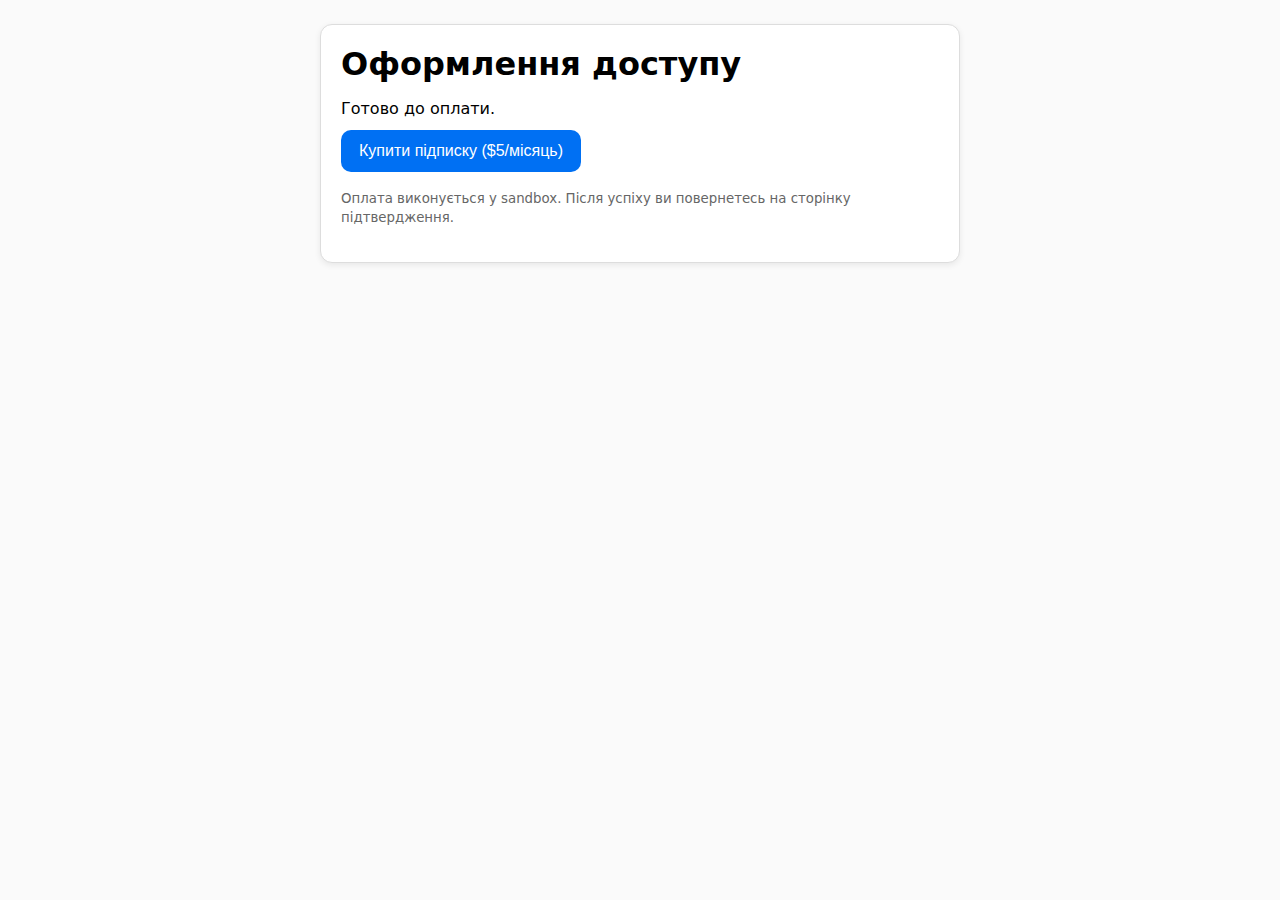
<file: checkout.html>
<!doctype html>
<html lang="uk">
<head>
  <meta charset="utf-8">
  <meta name="viewport" content="width=device-width,initial-scale=1">
  <title>Оплата / Підписка</title>
  <script src="https://cdn.paddle.com/paddle/v2/paddle.js"></script>
  <style>
    body{font-family:system-ui,Arial;margin:0;padding:24px;background:#fafafa}
    .wrap{max-width:640px;margin:0 auto}
    .card{background:#fff;border:1px solid #ddd;border-radius:12px;padding:20px;box-shadow:0 2px 6px rgba(0,0,0,.08)}
    h1{margin:0 0 16px}
    button{padding:12px 18px;border:0;border-radius:10px;cursor:pointer;font-size:16px;background:#0070f3;color:#fff}
    small{color:#666}
    #status{margin:12px 0}
  </style>
</head>
<body>
  <div class="wrap">
    <div class="card">
      <h1>Оформлення доступу</h1>
      <p id="status">Готово до оплати.</p>
      <button id="buy">Купити підписку ($5/місяць)</button>
      <p><small>Оплата виконується у sandbox. Після успіху ви повернетесь на сторінку підтвердження.</small></p>
    </div>
  </div>

  <script>
    // 1) Sandbox token
    Paddle.Initialize({ token: "test_30c22b6e74f10e19a3b3a5be385" });

    // 2) Твій PriceId (місячна підписка з trial)
    const PRICE_ID = "pri_01k51yvrh7qpqrr1r7wxdvqkrp";

    // 3) userId з URL або fallback
    const params = new URLSearchParams(location.search);
    const userId = params.get("uid") || "guest";

    // 4) Налаштування Checkout
    const checkoutOpts = {
      items: [{ priceId: PRICE_ID, quantity: 1 }],
      customer: { customData: { user_id: userId } },
      successUrl: "https://b0b999.github.io/automatorapp-site/success.html"
    };

    const statusEl = document.getElementById("status");
    document.getElementById("buy").onclick = () => {
      statusEl.textContent = "Відкриваємо оплату…";
      try {
        Paddle.Checkout.open(checkoutOpts);
      } catch (e) {
        statusEl.textContent = "Не вдалося відкрити оплату. Перевірте PRICE_ID.";
        console.error(e);
      }
    };
  </script>
</body>
</html>
</file>
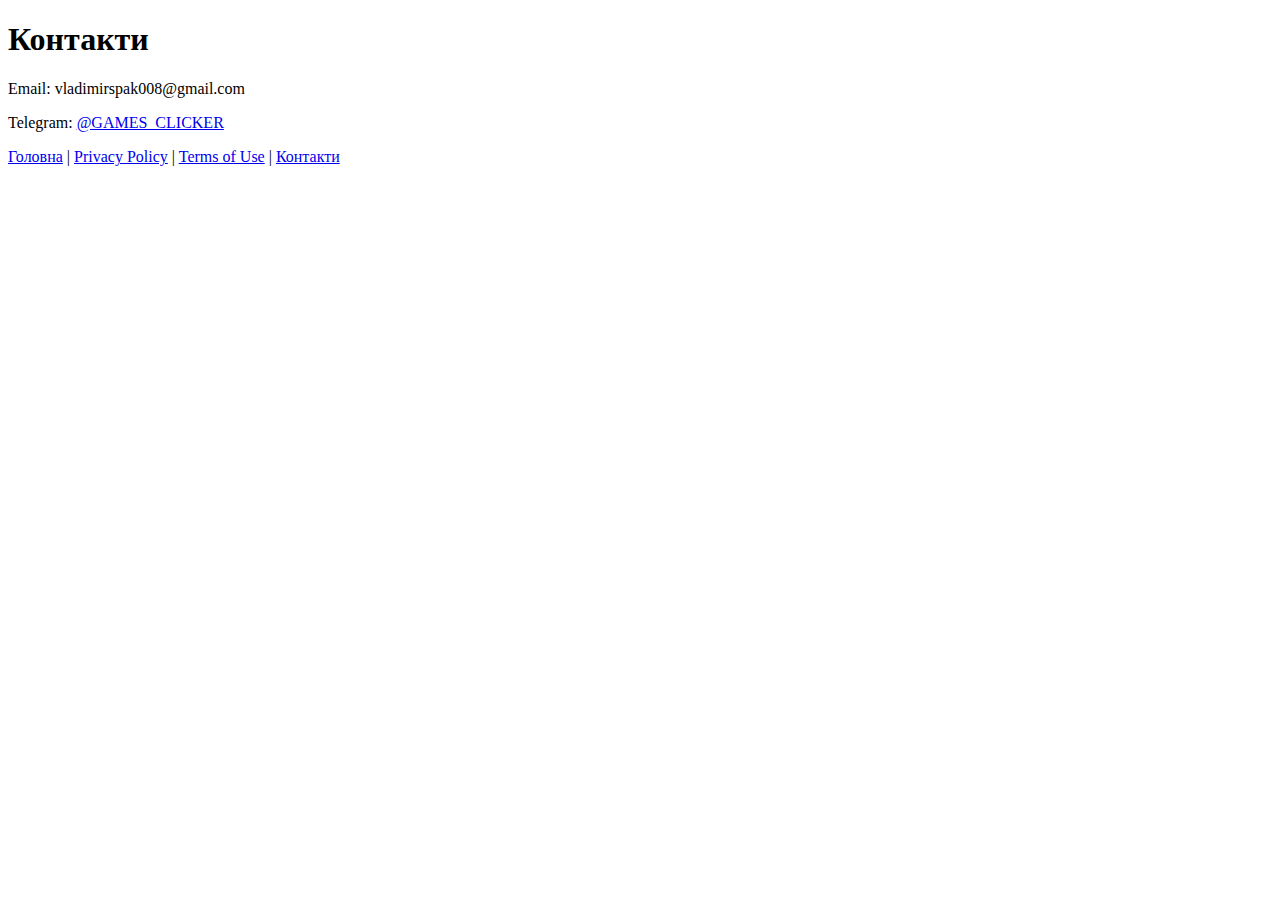
<file: contact.html>
<!DOCTYPE html>
<html lang="uk">
<head>
  <meta charset="UTF-8">
  <title>Контакти</title>
</head>
<body>
  <h1>Контакти</h1>
  <p>Email: vladimirspak008@gmail.com</p>
  <p>Telegram: <a href="https://t.me/@GAMES_CLICKER">@GAMES_CLICKER</a></p>

  <nav>
    <a href="index.html">Головна</a> |
    <a href="privacy.html">Privacy Policy</a> |
    <a href="terms.html">Terms of Use</a> |
    <a href="contact.html">Контакти</a>
  </nav>
</body>
</html>
</file>
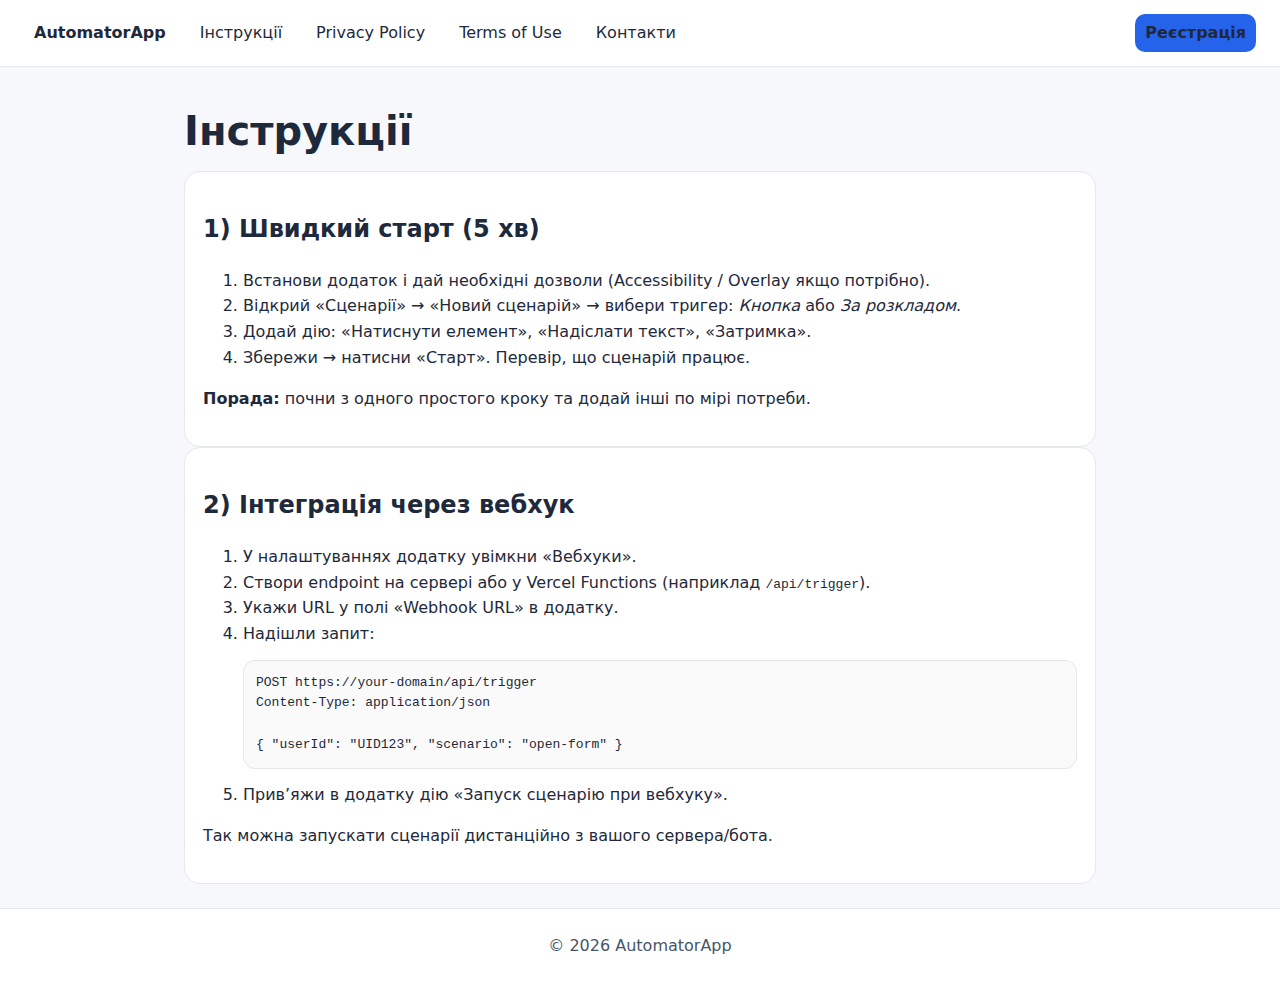
<file: instructions.html>
<!DOCTYPE html>
<html lang="uk">
<head>
  <meta charset="UTF-8">
  <title>Інструкції — AutomatorApp</title>
  <meta name="viewport" content="width=device-width, initial-scale=1">
  <link rel="stylesheet" href="styles.css">
</head>
<body>
  <nav class="nav">
    <a href="index.html"><strong>AutomatorApp</strong></a>
    <a href="instructions.html">Інструкції</a>
    <a href="privacy.html">Privacy Policy</a>
    <a href="terms.html">Terms of Use</a>
    <a href="contact.html">Контакти</a>
    <a href="auth.html" class="btn" style="margin-left:auto">Реєстрація</a>
  </nav>

  <main class="container">
    <h1>Інструкції</h1>

    <section class="card">
      <h2>1) Швидкий старт (5 хв)</h2>
      <ol>
        <li>Встанови додаток і дай необхідні дозволи (Accessibility / Overlay якщо потрібно).</li>
        <li>Відкрий «Сценарії» → «Новий сценарій» → вибери тригер: <em>Кнопка</em> або <em>За розкладом</em>.</li>
        <li>Додай дію: «Натиснути елемент», «Надіслати текст», «Затримка».</li>
        <li>Збережи → натисни «Старт». Перевір, що сценарій працює.</li>
      </ol>
      <p><strong>Порада:</strong> почни з одного простого кроку та додай інші по мірі потреби.</p>
    </section>

    <section class="card">
      <h2>2) Інтеграція через вебхук</h2>
      <ol>
        <li>У налаштуваннях додатку увімкни «Вебхуки».</li>
        <li>Створи endpoint на сервері або у Vercel Functions (наприклад <code>/api/trigger</code>).</li>
        <li>Укажи URL у полі «Webhook URL» в додатку.</li>
        <li>Надішли запит:
<pre>
POST https://your-domain/api/trigger
Content-Type: application/json

{ "userId": "UID123", "scenario": "open-form" }
</pre></li>
        <li>Прив’яжи в додатку дію «Запуск сценарію при вебхуку».</li>
      </ol>
      <p>Так можна запускати сценарії дистанційно з вашого сервера/бота.</p>
    </section>
  </main>

  <footer class="footer">
    © <span id="y"></span> AutomatorApp
  </footer>
  <script>document.getElementById('y').textContent=new Date().getFullYear()</script>
</body>
</html>
</file>
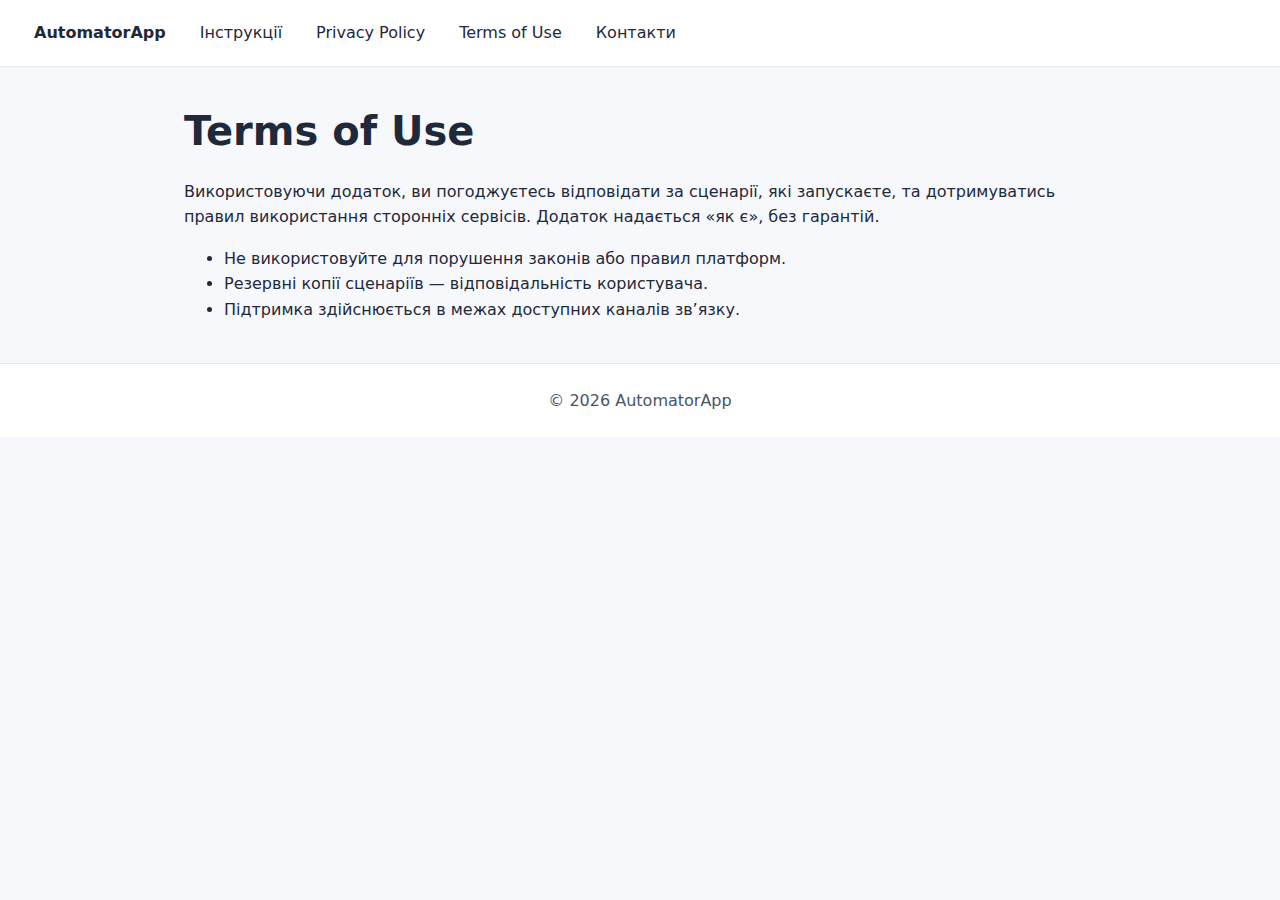
<file: privacy.html>
<!DOCTYPE html>
<html lang="uk">
<head>
  <meta charset="UTF-8">
  <title>Terms of Use — AutomatorApp</title>
  <meta name="viewport" content="width=device-width, initial-scale=1">
  <link rel="stylesheet" href="styles.css">
</head>
<body>
  <nav class="nav">
    <a href="index.html"><strong>AutomatorApp</strong></a>
    <a href="instructions.html">Інструкції</a>
    <a href="privacy.html">Privacy Policy</a>
    <a href="terms.html">Terms of Use</a>
    <a href="contact.html">Контакти</a>
  </nav>

  <main class="container">
    <h1>Terms of Use</h1>
    <p>Використовуючи додаток, ви погоджуєтесь відповідати за сценарії, які запускаєте, та дотримуватись правил
      використання сторонніх сервісів. Додаток надається «як є», без гарантій.</p>
    <ul>
      <li>Не використовуйте для порушення законів або правил платформ.</li>
      <li>Резервні копії сценаріїв — відповідальність користувача.</li>
      <li>Підтримка здійснюється в межах доступних каналів зв’язку.</li>
    </ul>
  </main>

  <footer class="footer">© <span id="y"></span> AutomatorApp</footer>
  <script>document.getElementById('y').textContent=new Date().getFullYear()</script>
</body>
</html>
</file>
<file: styles.css>
:root{
  --bg:#f7f8fb; --card:#ffffff; --text:#1e293b; --muted:#475569; --link:#2563eb; --border:#e5e7eb;
}
*{box-sizing:border-box}
html,body{margin:0;padding:0;font-family:system-ui,-apple-system,Segoe UI,Roboto,Ubuntu,Arial,sans-serif;background:var(--bg);color:var(--text);line-height:1.6}
.container{max-width:960px;margin:0 auto;padding:24px}
.nav{display:flex;gap:14px;flex-wrap:wrap;align-items:center;justify-content:flex-start;padding:14px 24px;border-bottom:1px solid var(--border);background:var(--card);position:sticky;top:0;z-index:5}
.nav a{color:var(--text);text-decoration:none;padding:6px 10px;border-radius:10px}
.nav a:hover{background:#eef2ff}
.hero{background:linear-gradient(180deg,#ffffff 0%, #f5f7ff 100%);border-bottom:1px solid var(--border)}
.hero .container{display:grid;grid-template-columns:1.1fr .9fr;gap:24px;align-items:center}
.badge{display:inline-block;padding:4px 10px;border:1px solid var(--border);border-radius:999px;background:#fff;color:var(--muted);font-size:12px}
h1{margin:.2em 0 0.2em;font-size:40px}
.btn{display:inline-block;background:var(--link);color:#fff;padding:10px 14px;border-radius:12px;text-decoration:none;font-weight:600}
.btn.ghost{background:#fff;color:var(--link);border:1px solid var(--link)}
.grid{display:grid;gap:16px}
.grid.cols-3{grid-template-columns:repeat(auto-fit,minmax(220px,1fr))}
.card{background:var(--card);border:1px solid var(--border);border-radius:16px;padding:18px}
.card h3{margin:.2em 0 .4em}
.footer{border-top:1px solid var(--border);padding:24px;background:var(--card);color:var(--muted);text-align:center}
img.screenshot{width:100%;border-radius:14px;border:1px solid var(--border)}
pre{white-space:pre-wrap;word-break:break-word;background:#fafafa;border:1px solid var(--border);padding:12px;border-radius:12px}
@media (max-width:900px){.hero .container{grid-template-columns:1fr}}
</file>
